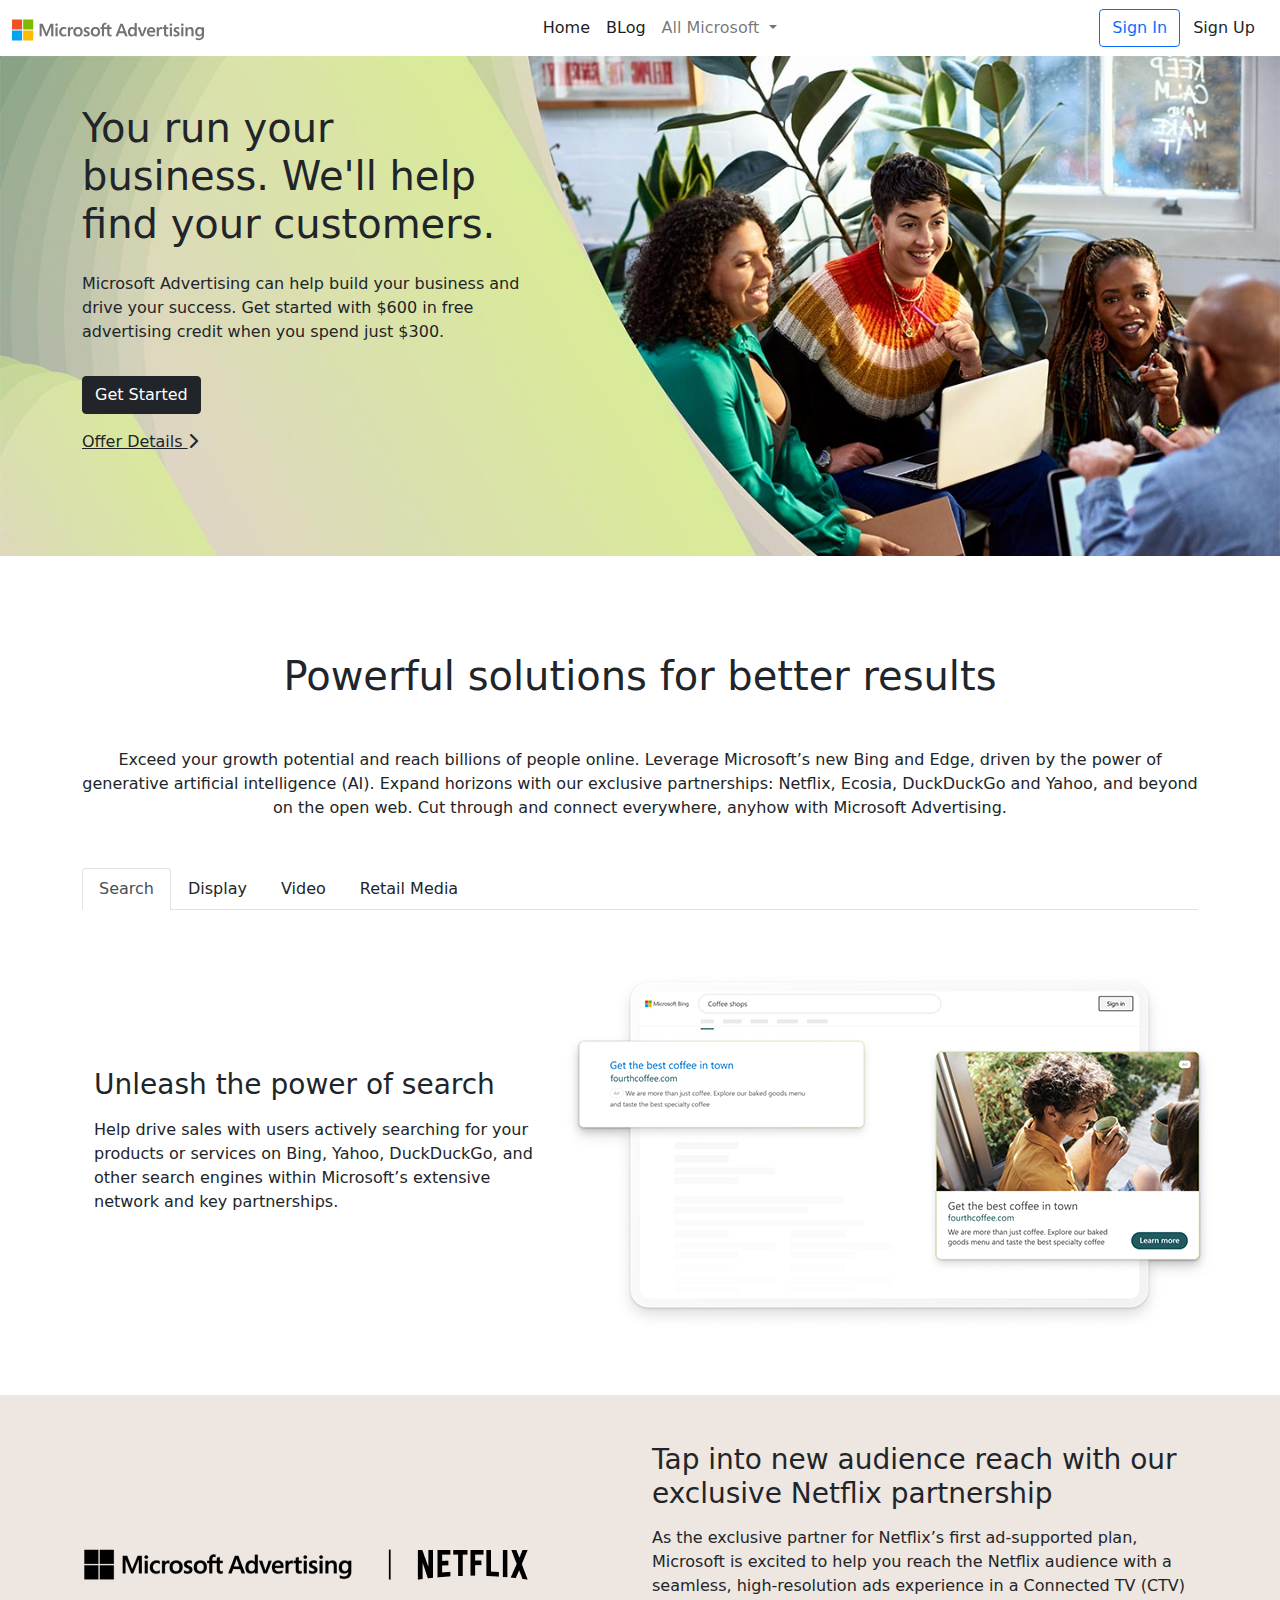
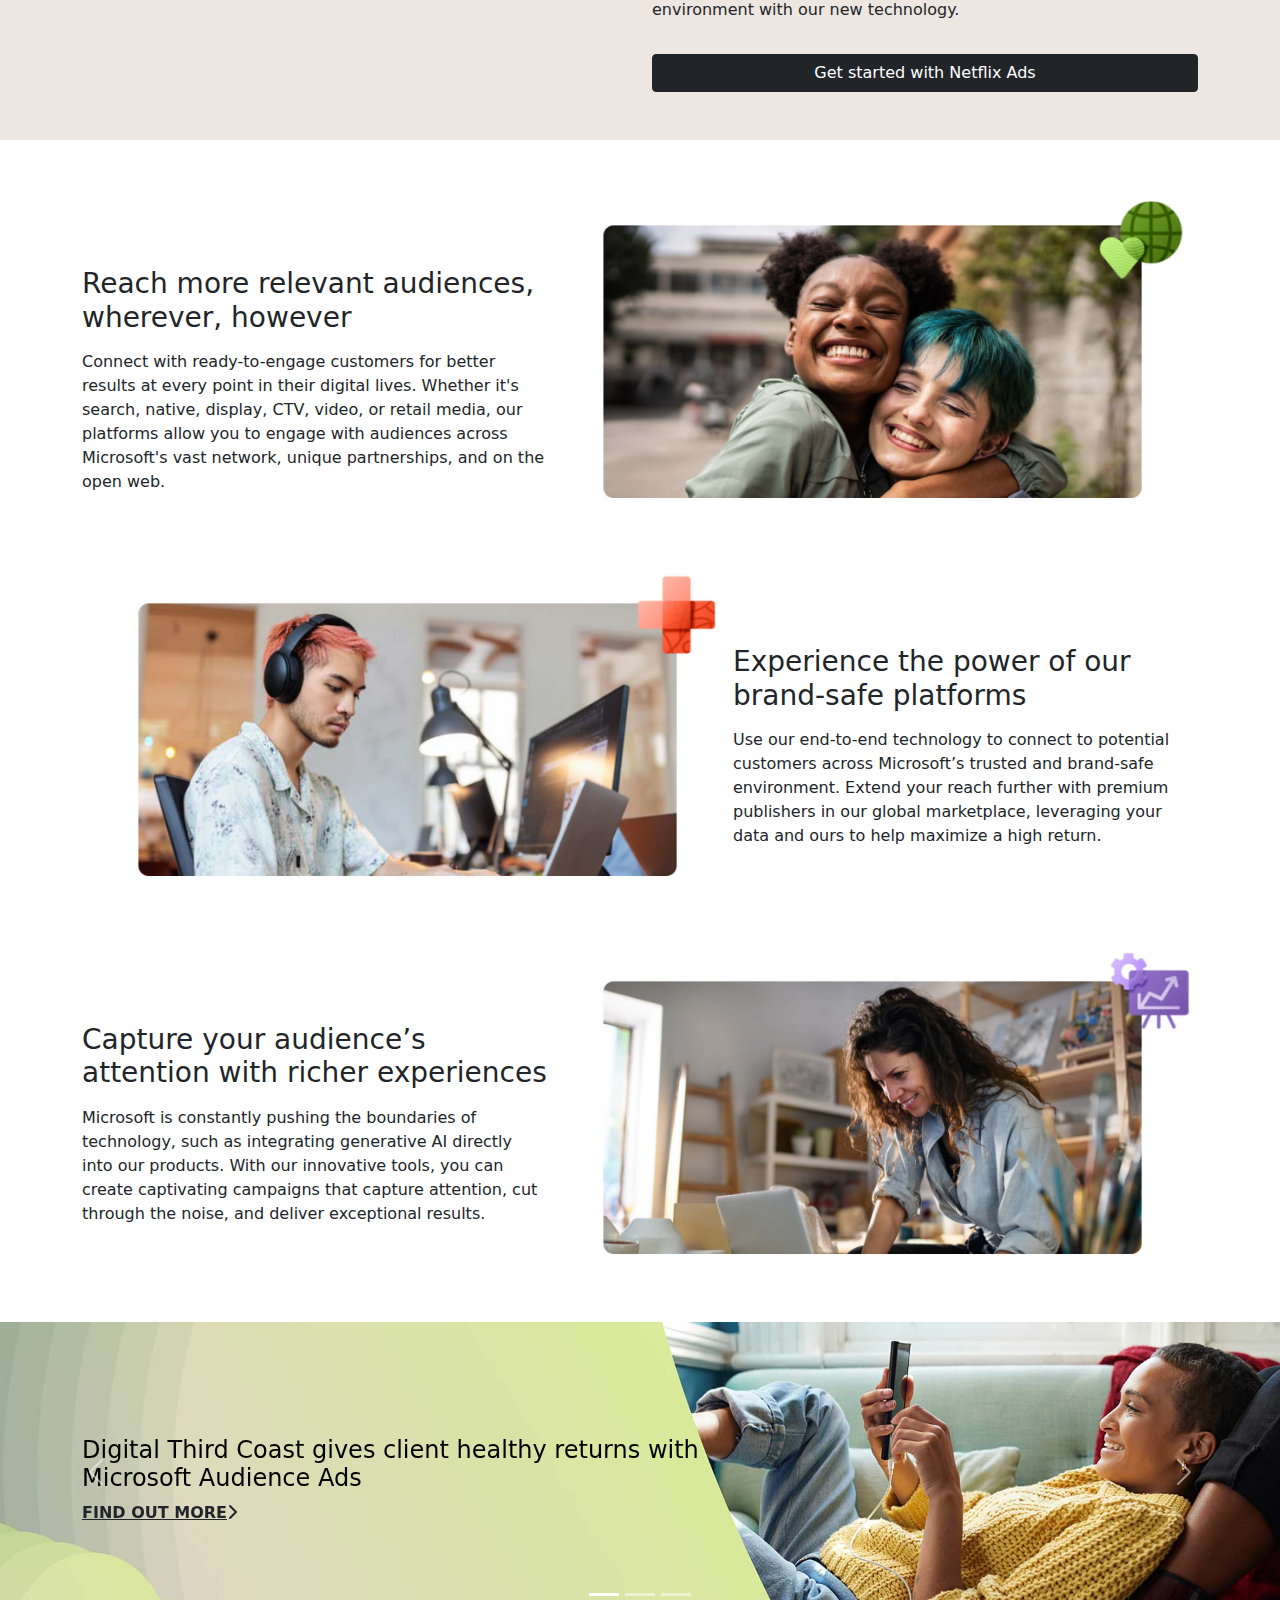
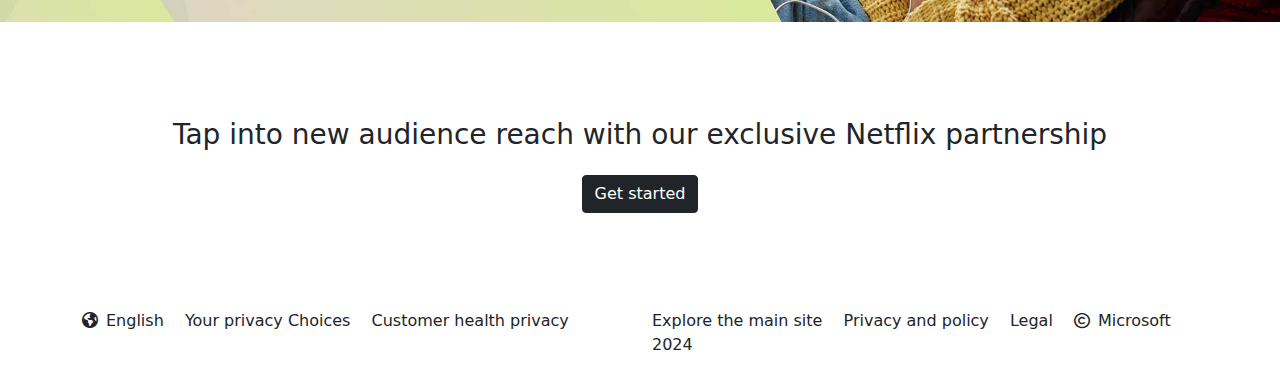
<file: index.html>
<!DOCTYPE html>
<html lang="en">
<head>
  <meta charset="UTF-8">
  <meta name="viewport" content="width=device-width, initial-scale=1.0">
  <title>MS landing page</title>
  <link rel="stylesheet" href="./css/style.css">
  <link rel="stylesheet" href="./css/bootstrap.css">
  <link rel="stylesheet" href="https://cdnjs.cloudflare.com/ajax/libs/font-awesome/6.5.2/css/all.min.css"  />
</head>
<body>
  <!-- navbar -->
  <nav class="navbar navbar-expand-lg navbar-light bg-white ">
    <div class="container-fluid">
      <a class="navbar-brand" href="#"><img src="./img/ms-advertising_logo.svg" alt=""></a>
      <button class="navbar-toggler" type="button" data-bs-toggle="collapse" data-bs-target="#navbarSupportedContent" aria-controls="navbarSupportedContent" aria-expanded="false" aria-label="Toggle navigation">
        <span class="navbar-toggler-icon"></span>
      </button>
      <div class="collapse navbar-collapse" id="navbarSupportedContent">
        <ul class="navbar-nav ms-auto mb-2 mb-lg-0">
          <li class="nav-item">
            <a class="nav-link active" aria-current="page" href="#">Home</a>
          </li>
          <li class="nav-item">
            <a class="nav-link active" href="#">BLog</a>
          </li>
          <li class="nav-item dropdown">
            <a class="nav-link dropdown-toggle" href="#" id="navbarDropdown" role="button" data-bs-toggle="dropdown" aria-expanded="false">
              All Microsoft
            </a>
            <ul class="dropdown-menu" aria-labelledby="navbarDropdown">
              <li><a class="dropdown-item" href="#">Documentation</a></li>
              <li><a class="dropdown-item" href="#">AI</a></li>
              <li><a class="dropdown-item" href="#">Tech & innovation</a></li>
              <li><a class="dropdown-item" href="#">Industries</a></li>
              <li><a class="dropdown-item" href="#">View Sitemap</a></li>
              <li><a class="dropdown-item" href="#">Resources</a></li>
              <li><a class="dropdown-item" href="#">More</a></li>
              
            </ul>
          </li>

        </ul>
        <form class="d-flex ms-auto ">
          <button class="btn btn-outline-primary" type="submit">Sign In</button>
          <button class="btn btn-outline" type="submit">Sign Up</button>
        </form>
      </div>
    </div>
  </nav>

<!-- hero section -->
  <section class="hero">
    <div class="container">
      <div class="row">
        <div class="col-5  ">
          <h1 class="pt-5 ">You run your business. We'll help find your customers.</h1>
          <p class="pt-3">Microsoft Advertising can help build your business and drive your success. Get started with $600 in free advertising credit when you spend just $300.</p>
          <button class="mt-3 mb-3  btn  btn-dark ">Get Started</button> <br>
          <a class="link-dark  "  href="#">Offer Details <i class="fa-solid fa-chevron-right"></i></a>
        </div>
      </div>
    </div>

  </section>

  <!-- content -->
  <section class="container mb-5  ">
    <div class="row text-center ">
      <div class="col-12 mt-5 ms-auto ">
        <h1 class="mt-5">Powerful solutions for better results
        </h1>
        <p class="mt-5 text-dark mb-5 ">
          Exceed your growth potential and reach billions of people online. Leverage Microsoft’s new Bing and Edge, driven by the power of generative artificial intelligence (AI). Expand horizons with our exclusive partnerships: Netflix, Ecosia, DuckDuckGo and Yahoo, and beyond on the open web. Cut through and connect everywhere, anyhow with Microsoft Advertising.

        </p>
      </div>
    </div>
    <!-- tab_section -->
    <ul class="nav nav-tabs " id="myTab" role="tablist">
      <li class="nav-item" role="presentation">
        <button class="nav-link active link-dark " id="home-tab" data-bs-toggle="tab" data-bs-target="#search" type="button" role="tab" aria-controls="home" aria-selected="true">Search</button>
      </li>
      <li class="nav-item" role="presentation">
        <button class="nav-link link-dark" id="profile-tab" data-bs-toggle="tab" data-bs-target="#display" type="button" role="tab" aria-controls="profile" aria-selected="false">Display</button>
      </li>
      <li class="nav-item" role="presentation">
        <button class="nav-link link-dark" id="contact-tab" data-bs-toggle="tab" data-bs-target="#video" type="button" role="tab" aria-controls="contact" aria-selected="false">Video</button>
      </li>
      <li class="nav-item " role="presentation">
        <button class="nav-link link-dark" id="contact-tab" data-bs-toggle="tab" data-bs-target="#retail-media" type="button" role="tab" aria-controls="contact" aria-selected="false">Retail Media</button>
      </li>
    </ul>
    <div class="tab-content" id="myTabContent">
      <div class="tab-pane fade show active" id="search" role="tabpanel" aria-labelledby="home-tab">
        <div class="container d-flex">
          <div class="col-5 tab-content">
            <h3 class="mt-5">Unleash the power of search
            </h3>
            <p class="mt-3">Help drive sales with users actively searching for your products or services on Bing, Yahoo, DuckDuckGo, and other search engines within Microsoft’s extensive network and key partnerships.
            </p>
          </div>
          <div class="col-7  ">
            <img src="./img/tabimg1.jpg" alt="">
          </div>
        </div>
      </div>
      <div class="tab-pane fade" id="display" role="tabpanel" aria-labelledby="profile-tab">
        <div class="container d-flex ">
          <div class="col-5 tab-content ">
            <h3 class="mt-5">Engage with visual storytelling

            </h3>
            <p class="mt-3">Tap into global audiences with display and native ads in brand-safe environments across Microsoft Start, MSN, Microsoft Edge, Outlook, and Microsoft Casual Games.

            </p>
          </div>
          <div class="col-7  ">
            <img src="./img/taptmg-2.jpg" alt="">
          </div>
        </div>
      </div>
      <div class="tab-pane fade" id="video" role="tabpanel" aria-labelledby="contact-tab">
        <div class="container d-flex">
          <div class="col-5 tab-content">
            <h3 class="mt-5">Enrich your ad strategies with video

            </h3>
            <p class="mt-3">Capture your audience’s attention as they’re browsing the web and watching videos online. Showcase your brand, products, and services across Microsoft properties and publisher partners across desktop, mobile, and tablet.

            </p>
          </div>
          <div class="col-7  ">
            <img src="./img/tabimg3.jpg" alt="">
          </div>
        </div>
      </div>
      <div class="tab-pane fade" id="retail-media" role="tabpanel" aria-labelledby="contact-tab">
        <div class="container d-flex">
          <div class="col-5 tab-content">
            <h3 class="mt-5">Expand your brand’s reach

            </h3>
            <p class="mt-3">Reach people ready to buy your products with ad placements in search engine results and retail sites like Dick’s Sporting Goods, Sephora, and Home Depot, and more.

            </p>
          </div>
          <div class="col-7  ">
            <img src="./img/tabimg4.jpg" alt="">
          </div>
        </div>
      </div>
    </div>
  </section>

  <!--advertising section  -->
  <section class="advertising bg-secondary mb-5 ">
    <div class="container">
      <div class="row ">
        <div class="col-6 ">
          <img class="ads-img" src="./img/microsoftnetfliximg.png" alt="">
          
        </div>
        <div class="col-6 ">
          <h3 class=" mt-5  ">Tap into new audience reach with our exclusive Netflix partnership
          </h3>
          <p class="mt-3">As the exclusive partner for Netflix’s first ad-supported plan, Microsoft is excited to help you reach the Netflix audience with a seamless, high-resolution ads experience in a Connected TV (CTV) environment with our new technology.

          </p>
          <button class="mt-3 mb-5  btn  btn-dark w-100 table-hover  ">Get started with Netflix Ads</button>
        </div>
      </div>
    </div>

  </section>

  <!-- details section -->
  <section class="details mb-5">
    <!-- details-1 -->
    <div class="container d-flex">
      <div class="col-5 tab-content">
        <h3 class="mt-4 text-dark ">Reach more relevant audiences, wherever, however

        </h3>
        <p class="mt-3">Connect with ready-to-engage customers for better results at every point in their digital lives. Whether it's search, native, display, CTV, video, or retail media, our platforms allow you to engage with audiences across Microsoft's vast network, unique partnerships, and on the open web.
        </p>
      </div>
      <div class="col-7  ">
        <img src="./img/d1.jpg" alt="" class="w-100 ">
      </div>
    </div>
    <!-- details-2 -->
    <div class="container d-flex mt-5 ">
      <div class="col-7  ">
        <img src="./img/d2.jpg" alt="" class="w-100 ">
      </div>
      <div class="col-5 tab-content">
        <h3 class="mt-4 text-dark ">Experience the power of our brand-safe platforms
        </h3>
        <p class="mt-3">Use our end-to-end technology to connect to potential customers across Microsoft’s trusted and brand-safe environment. Extend your reach further with premium publishers in our global marketplace, leveraging your data and ours to help maximize a high return.
        </p>
      </div>

    </div>

    <!-- details-3 -->
    <div class="container d-flex mt-5">
      <div class="col-5 tab-content">
        <h3 class="mt-4 text-dark ">Capture your audience’s attention with richer experiences


        </h3>
        <p class="mt-3">Microsoft is constantly pushing the boundaries of technology, such as integrating generative AI directly into our products. With our innovative tools, you can create captivating campaigns that capture attention, cut through the noise, and deliver exceptional results.


        </p>
      </div>
      <div class="col-7  ">
        <img src="./img/d3.jpg" alt="" class="w-100 ">
      </div>
    </div>
  </section>

  <!-- slider -->

  <div id="carouselExampleIndicators" class="carousel slide mb-5" data-bs-ride="carousel">
    <div class="carousel-indicators">
      <button type="button" data-bs-target="#carouselExampleIndicators" data-bs-slide-to="0" class="active" aria-current="true" aria-label="Slide 1"></button>
      <button type="button" data-bs-target="#carouselExampleIndicators" data-bs-slide-to="1" aria-label="Slide 2"></button>
      <button type="button" data-bs-target="#carouselExampleIndicators" data-bs-slide-to="2" aria-label="Slide 3"></button>
    </div>
    <div class="carousel-inner">
      <div class="carousel-item active slider-1">
        <div class="container">
          <div class="row">
            <div class="col-7 slider-text">
              <h4>Digital Third Coast gives client healthy returns with Microsoft Audience Ads</h4>
              <a class="link-dark  "  href="#">FIND OUT MORE<i class="fa-solid fa-chevron-right"></i></a>
            </div>
            <div class="col-5"></div>
          </div>
        </div>
      </div>
      <div class="carousel-item slider-2">
        <div class="container">
          <div class="row">
            <div class="col-7 slider-text">
              <h4>Club Med diversifies their digital strategy with the Microsoft Audience Network</h4>
              <a class="link-dark  "  href="#">FIND OUT MORE <i class="fa-solid fa-chevron-right"></i></a>
            </div>
            <div class="col-5"></div>
          </div>
        </div>
      </div>
      <div class="carousel-item slider-3">
        <div class="container">
          <div class="row">
            <div class="col-7 slider-text">
              <h4>GroupM powers a Continental Tires campaign with Microsoft's real-time audience intelligence</h4>
              <a class="link-dark  "  href="#">FIND OUT MORE <i class="fa-solid fa-chevron-right"></i></a>
            </div>
            <div class="col-5"></div>
          </div>
        </div>
      </div>
    </div>
    <button class="carousel-control-prev" type="button" data-bs-target="#carouselExampleIndicators" data-bs-slide="prev">
      <span class="carousel-control-prev-icon" aria-hidden="true"></span>
      <span class="visually-hidden">Previous</span>
    </button>
    <button class="carousel-control-next" type="button" data-bs-target="#carouselExampleIndicators" data-bs-slide="next">
      <span class="carousel-control-next-icon" aria-hidden="true"></span>
      <span class="visually-hidden">Next</span>
    </button>
  </div>
  <!-- last-section -->
  <section>
    <div class="container">
      <div class="row">
        <div class="col-12 d-flex justify-content-center align-items-center flex-column ">
          <h3 class=" mt-5  ">Tap into new audience reach with our exclusive Netflix partnership
          </h3>
          <button class="mt-3 mb-5 btn  btn-dark  table-hover  ">Get started </button>
        </div>
      </div>
    </div>
  </section>
  <footer>
    <div class="container mt-5 mb-3">
      <div class="row ">
        <div class="col-6 ">
          <a class="text-decoration-none me-3 link-dark" href="#"><i class="fa-solid fa-earth-americas me-2"></i>English</a>
          <a class="text-decoration-none me-3 link-dark" href="#">Your privacy Choices</a>
          <a class="text-decoration-none me-3 link-dark" href="#">Customer health privacy</a>
        </div>
        <div class="col-6">
          <a class="text-decoration-none me-3 link-dark" href="#">Explore the main site</a>
          <a class="text-decoration-none me-3 link-dark" href="#">Privacy and policy</a>
          <a class="text-decoration-none me-3 link-dark" href="#"> Legal</a>
          <a class="text-decoration-none me-3 link-dark" href="#"> <i class="fa-regular fa-copyright me-2"></i>Microsoft 2024</a>
        </div>
      </div>
    </div>
  </footer>



  <!-- JS -->
  <script src="./js/bootstrap.bundle.js"></script>
</body>
</html>
</file>
<file: css/style.css>
*{
  margin: 0;
  padding: 0;
  box-sizing: border-box;
}
.hero{
  background-image: url(../img/hero1.jpg);
  background-repeat: no-repeat;
  background-size: cover;
  height: 500px;
  max-width: 100%;
}
.tab-content{
  padding-top: 55px !important;
}

section .container .ads-img{
  margin-top: 125px;
}
.slider-1{
  background-image: url(../img/slider1.jpg);
  background-repeat: no-repeat;
  background-size: cover;
  height: 300px;
  max-width: 100%;

}
.slider-2{
  background-image: url(../img/slider2.jpg);
  background-repeat: no-repeat;
  background-size: cover;
  height: 300px;
  max-width: 100%;

}
.slider-3{
  background-image: url(../img/slider3.jpg);
  background-repeat: no-repeat;
  background-size: cover;
  height: 300px;
  max-width: 100%;

}
.slider-text{
  padding: 114px;
  color: black;
  font-weight: bold;
}
.slider-text p{
  margin-top: 15px;
}
</file>
